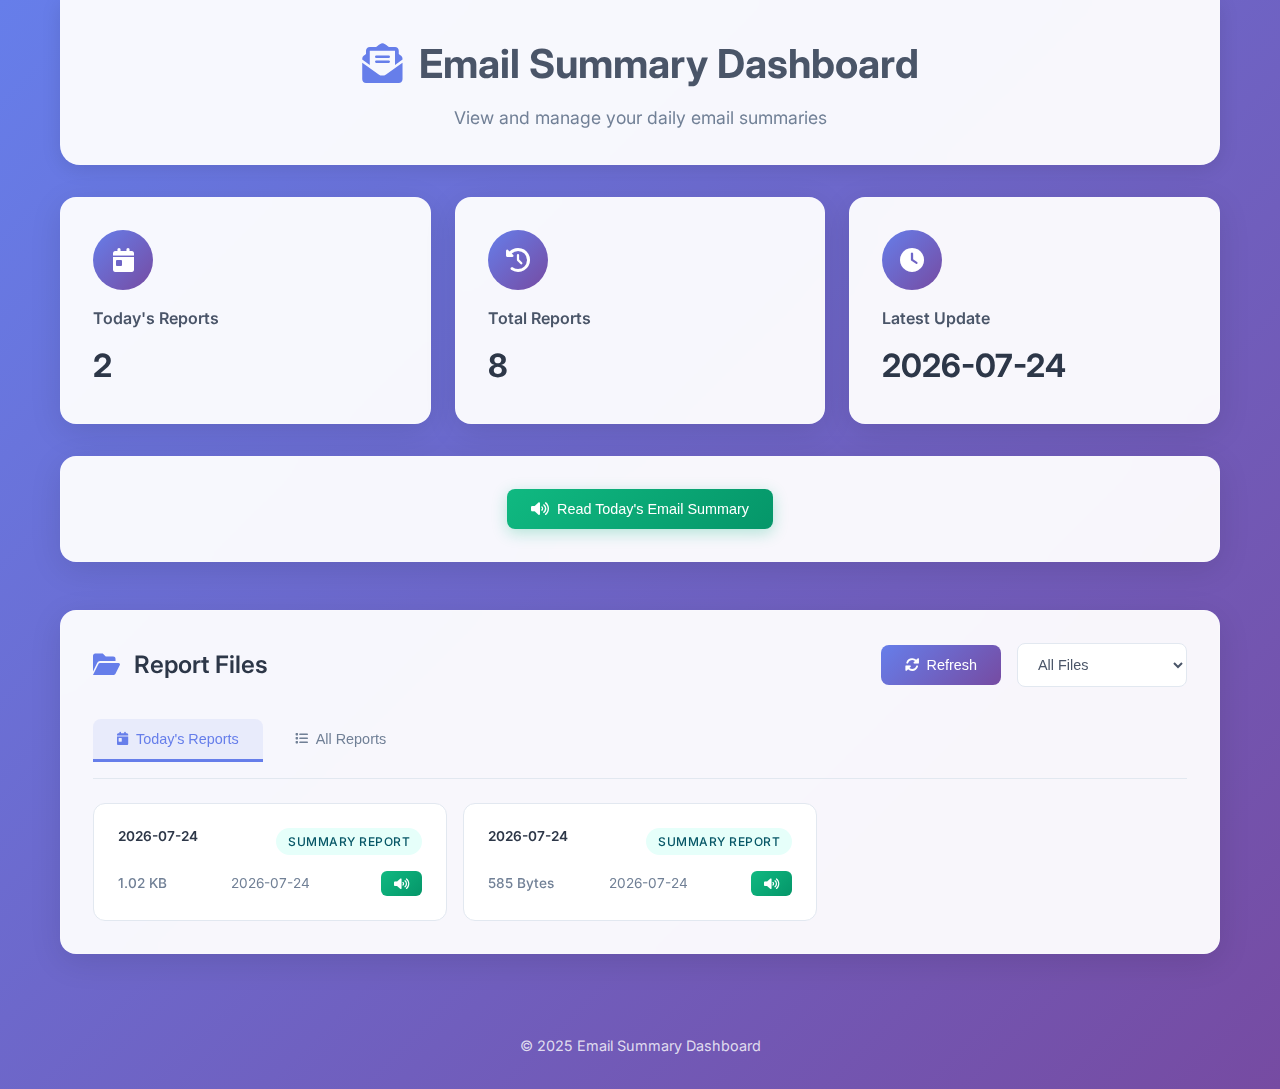
<file: index.html>
<!DOCTYPE html>
<html lang="en">
<head>
    <meta charset="UTF-8">
    <meta name="viewport" content="width=device-width, initial-scale=1.0">
    <title>Email Summary Dashboard</title>
    <link rel="stylesheet" href="styles.css">
    <link href="https://fonts.googleapis.com/css2?family=Inter:wght@300;400;500;600;700&display=swap" rel="stylesheet">
    <link rel="stylesheet" href="https://cdnjs.cloudflare.com/ajax/libs/font-awesome/6.0.0/css/all.min.css">
</head>
<body>
    <div class="container">
        <!-- Header -->
        <header class="header">
            <div class="header-content">
                <h1><i class="fas fa-envelope-open-text"></i> Email Summary Dashboard</h1>
                <p>View and manage your daily email summaries</p>
            </div>
        </header>

        <!-- Main Content -->
        <main class="main-content">
            <!-- Stats Cards -->
            <section class="stats-section">
                <div class="stats-grid">
                    <div class="stat-card">
                        <div class="stat-icon">
                            <i class="fas fa-calendar-day"></i>
                        </div>
                        <div class="stat-content">
                            <h3>Today's Reports</h3>
                            <p class="stat-number" id="todayCount">0</p>
                        </div>
                    </div>
                    <div class="stat-card">
                        <div class="stat-icon">
                            <i class="fas fa-history"></i>
                        </div>
                        <div class="stat-content">
                            <h3>Total Reports</h3>
                            <p class="stat-number" id="totalCount">0</p>
                        </div>
                    </div>
                    <div class="stat-card">
                        <div class="stat-icon">
                            <i class="fas fa-clock"></i>
                        </div>
                        <div class="stat-content">
                            <h3>Latest Update</h3>
                            <p class="stat-number" id="latestUpdate">-</p>
                        </div>
                    </div>
                </div>
                
                <!-- Read Today's Summary Button -->
                <div class="read-summary-section">
                    <button class="btn btn-read-summary" onclick="readTodaysSummary()" id="readButton">
                        <i class="fas fa-volume-up"></i> Read Today's Email Summary
                    </button>
                    

                    <div class="reading-status" id="readingStatus" style="display: none;">
                        <i class="fas fa-spinner fa-spin"></i>
                        <span id="statusText">Reading...</span>
                    </div>
                </div>
            </section>

            <!-- File Browser -->
            <section class="file-browser">
                <div class="section-header">
                    <h2><i class="fas fa-folder-open"></i> Report Files</h2>
                    <div class="controls">
                        <button class="btn btn-primary" onclick="refreshFiles()">
                            <i class="fas fa-sync-alt"></i> Refresh
                        </button>
                        <select id="fileTypeFilter" class="filter-select" onchange="filterFiles()">
                            <option value="all">All Files</option>
                            <option value="summary">Summary Reports</option>
                        </select>
                    </div>
                </div>

                <!-- Tabs -->
                <div class="tabs">
                    <button class="tab-btn active" onclick="switchTab('today')" id="tab-today">
                        <i class="fas fa-calendar-day"></i> Today's Reports
                    </button>
                    <button class="tab-btn" onclick="switchTab('all')" id="tab-all">
                        <i class="fas fa-list"></i> All Reports
                    </button>
                </div>

                <div class="files-container">
                    <div id="filesList" class="files-list">
                        <!-- Files will be populated here -->
                    </div>
                </div>
            </section>

            <!-- File Viewer -->
            <section class="file-viewer" id="fileViewer" style="display: none;">
                <div class="viewer-header">
                    <h3 id="viewerTitle">File Content</h3>
                    <button class="btn btn-secondary" onclick="closeViewer()">
                        <i class="fas fa-times"></i> Close
                    </button>
                </div>
                <div class="viewer-content">
                    <div id="fileContent" class="file-content">
                        <!-- File content will be displayed here -->
                    </div>
                </div>
            </section>
        </main>

        <!-- Footer -->
        <footer class="footer">
            <p>&copy; 2025 Email Summary Dashboard</p>
        </footer>
    </div>

    <script src="script.js"></script>
</body>
</html>
</file>
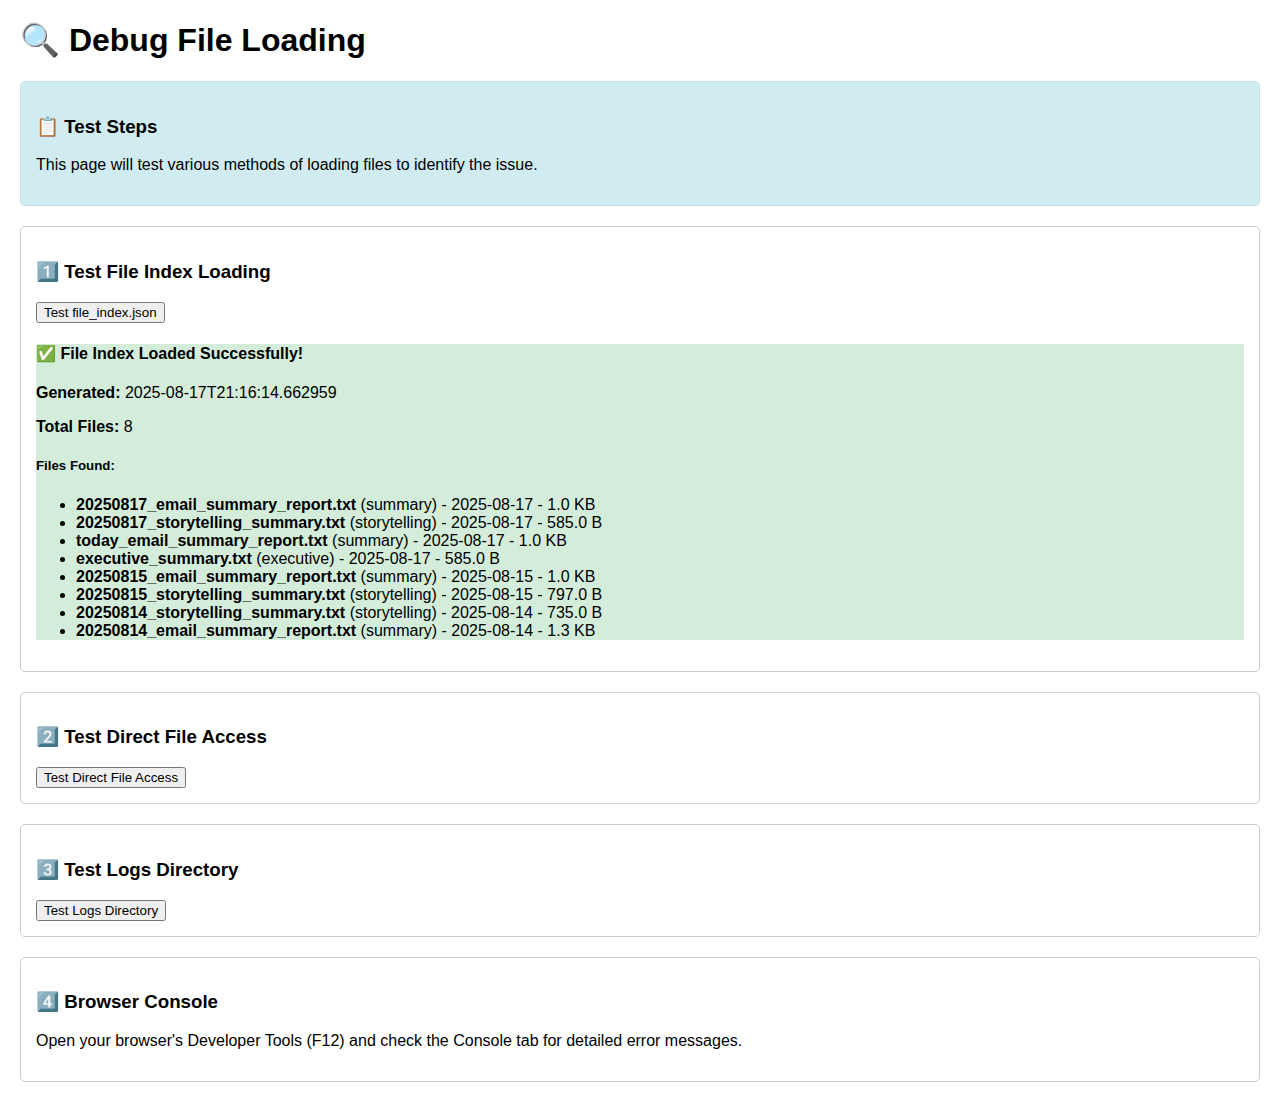
<file: debug.html>
<!DOCTYPE html>
<html lang="en">
<head>
    <meta charset="UTF-8">
    <meta name="viewport" content="width=device-width, initial-scale=1.0">
    <title>Debug File Loading</title>
    <style>
        body { font-family: Arial, sans-serif; margin: 20px; }
        .debug-section { margin: 20px 0; padding: 15px; border: 1px solid #ccc; border-radius: 5px; }
        .success { background-color: #d4edda; border-color: #c3e6cb; }
        .error { background-color: #f8d7da; border-color: #f5c6cb; }
        .info { background-color: #d1ecf1; border-color: #bee5eb; }
        pre { background: #f8f9fa; padding: 10px; border-radius: 3px; overflow-x: auto; }
    </style>
</head>
<body>
    <h1>🔍 Debug File Loading</h1>
    
    <div class="debug-section info">
        <h3>📋 Test Steps</h3>
        <p>This page will test various methods of loading files to identify the issue.</p>
    </div>
    
    <div class="debug-section">
        <h3>1️⃣ Test File Index Loading</h3>
        <button onclick="testFileIndex()">Test file_index.json</button>
        <div id="fileIndexResult"></div>
    </div>
    
    <div class="debug-section">
        <h3>2️⃣ Test Direct File Access</h3>
        <button onclick="testDirectFiles()">Test Direct File Access</button>
        <div id="directFilesResult"></div>
    </div>
    
    <div class="debug-section">
        <h3>3️⃣ Test Logs Directory</h3>
        <button onclick="testLogsDirectory()">Test Logs Directory</button>
        <div id="logsResult"></div>
    </div>
    
    <div class="debug-section">
        <h3>4️⃣ Browser Console</h3>
        <p>Open your browser's Developer Tools (F12) and check the Console tab for detailed error messages.</p>
    </div>
    
    <script>
        async function testFileIndex() {
            const result = document.getElementById('fileIndexResult');
            result.innerHTML = '<p>🔄 Testing...</p>';
            
            try {
                console.log('Testing file_index.json loading...');
                const response = await fetch('./file_index.json');
                console.log('Response status:', response.status);
                console.log('Response ok:', response.ok);
                
                if (response.ok) {
                    const data = await response.json();
                    console.log('File index data:', data);
                    result.innerHTML = `
                        <div class="success">
                            <h4>✅ File Index Loaded Successfully!</h4>
                            <p><strong>Generated:</strong> ${data.generated_at}</p>
                            <p><strong>Total Files:</strong> ${data.total_files}</p>
                            <h5>Files Found:</h5>
                            <ul>
                                ${data.files.map(file => `
                                    <li><strong>${file.name}</strong> (${file.type}) - ${file.date} - ${file.size}</li>
                                `).join('')}
                            </ul>
                        </div>
                    `;
                } else {
                    result.innerHTML = `
                        <div class="error">
                            <h4>❌ File Index Load Failed</h4>
                            <p><strong>Status:</strong> ${response.status} ${response.statusText}</p>
                            <p><strong>URL:</strong> ${response.url}</p>
                        </div>
                    `;
                }
            } catch (error) {
                console.error('Error testing file index:', error);
                result.innerHTML = `
                    <div class="error">
                        <h4>❌ Error Loading File Index</h4>
                        <p><strong>Error:</strong> ${error.message}</p>
                        <p><strong>Type:</strong> ${error.name}</p>
                    </div>
                `;
            }
        }
        
        async function testDirectFiles() {
            const result = document.getElementById('directFilesResult');
            result.innerHTML = '<p>🔄 Testing...</p>';
            
            const testFiles = [
                './logs/20250815_email_summary_report.txt',
                './logs/20250815_storytelling_summary.txt',
                './today_email_summary_report.txt',
                './executive_summary.txt'
            ];
            
            let results = [];
            
            for (const filePath of testFiles) {
                try {
                    console.log(`Testing file: ${filePath}`);
                    const response = await fetch(filePath);
                    const status = response.status;
                    const accessible = response.ok;
                    
                    results.push({
                        path: filePath,
                        status: status,
                        accessible: accessible,
                        size: accessible ? (await response.text()).length : 0
                    });
                    
                    console.log(`File ${filePath}: ${status} (${accessible ? 'OK' : 'FAIL'})`);
                } catch (error) {
                    console.error(`Error testing ${filePath}:`, error);
                    results.push({
                        path: filePath,
                        status: 'ERROR',
                        accessible: false,
                        error: error.message
                    });
                }
            }
            
            result.innerHTML = `
                <div class="info">
                    <h4>📁 Direct File Access Results</h4>
                    <table border="1" style="border-collapse: collapse; width: 100%;">
                        <tr>
                            <th>File Path</th>
                            <th>Status</th>
                            <th>Accessible</th>
                            <th>Size/Error</th>
                        </tr>
                        ${results.map(r => `
                            <tr>
                                <td>${r.path}</td>
                                <td>${r.status}</td>
                                <td>${r.accessible ? '✅' : '❌'}</td>
                                <td>${r.accessible ? r.size + ' chars' : (r.error || 'N/A')}</td>
                            </tr>
                        `).join('')}
                    </table>
                </div>
            `;
        }
        
        async function testLogsDirectory() {
            const result = document.getElementById('logsResult');
            result.innerHTML = '<p>🔄 Testing...</p>';
            
            try {
                console.log('Testing logs directory access...');
                const response = await fetch('./logs/');
                console.log('Logs directory response:', response.status);
                
                if (response.ok) {
                    const html = await response.text();
                    console.log('Logs directory HTML length:', html.length);
                    result.innerHTML = `
                        <div class="success">
                            <h4>✅ Logs Directory Accessible</h4>
                            <p><strong>Status:</strong> ${response.status}</p>
                            <p><strong>Content Length:</strong> ${html.length} characters</p>
                            <details>
                                <summary>View HTML Content</summary>
                                <pre>${html.substring(0, 500)}...</pre>
                            </details>
                        </div>
                    `;
                } else {
                    result.innerHTML = `
                        <div class="error">
                            <h4>❌ Logs Directory Not Accessible</h4>
                            <p><strong>Status:</strong> ${response.status} ${response.statusText}</p>
                        </div>
                    `;
                }
            } catch (error) {
                console.error('Error testing logs directory:', error);
                result.innerHTML = `
                    <div class="error">
                        <h4>❌ Error Accessing Logs Directory</h4>
                        <p><strong>Error:</strong> ${error.message}</p>
                    </div>
                `;
            }
        }
        
        // Auto-run tests when page loads
        window.addEventListener('load', () => {
            console.log('Debug page loaded. Running tests...');
            setTimeout(() => {
                testFileIndex();
                setTimeout(() => testDirectFiles(), 1000);
                setTimeout(() => testLogsDirectory(), 2000);
            }, 500);
        });
    </script>
</body>
</html>
</file>
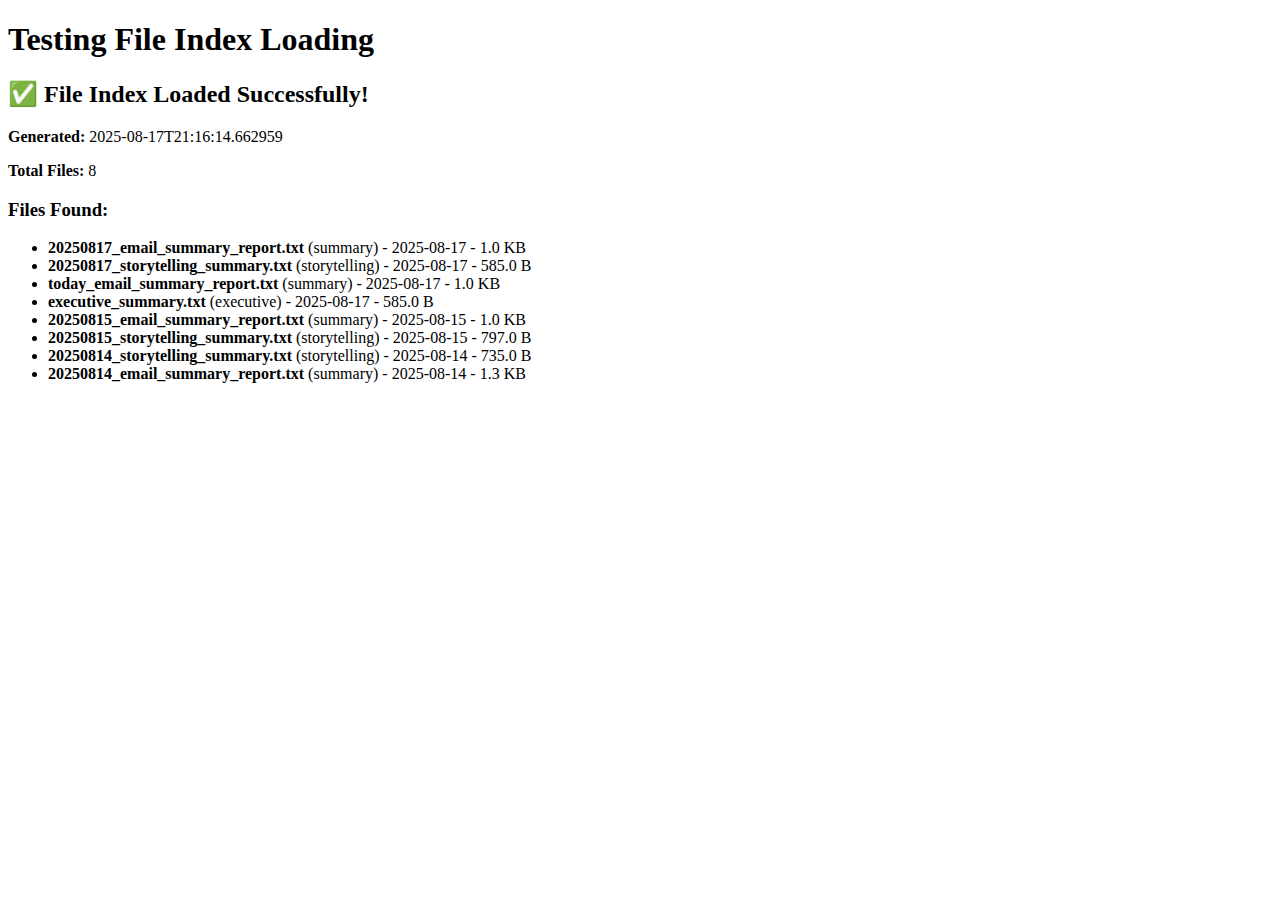
<file: test_file_index.html>
<!DOCTYPE html>
<html lang="en">
<head>
    <meta charset="UTF-8">
    <meta name="viewport" content="width=device-width, initial-scale=1.0">
    <title>Test File Index</title>
</head>
<body>
    <h1>Testing File Index Loading</h1>
    <div id="output"></div>
    
    <script>
        async function testFileIndex() {
            const output = document.getElementById('output');
            
            try {
                output.innerHTML = '<p>Loading file index...</p>';
                
                const response = await fetch('./file_index.json');
                if (response.ok) {
                    const data = await response.json();
                    output.innerHTML = `
                        <h2>✅ File Index Loaded Successfully!</h2>
                        <p><strong>Generated:</strong> ${data.generated_at}</p>
                        <p><strong>Total Files:</strong> ${data.total_files}</p>
                        <h3>Files Found:</h3>
                        <ul>
                            ${data.files.map(file => `
                                <li><strong>${file.name}</strong> (${file.type}) - ${file.date} - ${file.size}</li>
                            `).join('')}
                        </ul>
                    `;
                } else {
                    output.innerHTML = `<p>❌ Error loading file index: ${response.status} ${response.statusText}</p>`;
                }
            } catch (error) {
                output.innerHTML = `<p>❌ Error: ${error.message}</p>`;
            }
        }
        
        // Test when page loads
        testFileIndex();
    </script>
</body>
</html>
</file>
<file: styles.css>
/* Reset and Base Styles */
* {
    margin: 0;
    padding: 0;
    box-sizing: border-box;
}

body {
    font-family: 'Inter', -apple-system, BlinkMacSystemFont, 'Segoe UI', Roboto, sans-serif;
    background: linear-gradient(135deg, #667eea 0%, #764ba2 100%);
    min-height: 100vh;
    color: #333;
    line-height: 1.6;
}

.container {
    max-width: 1200px;
    margin: 0 auto;
    padding: 0 20px;
}

/* Header Styles */
.header {
    background: rgba(255, 255, 255, 0.95);
    backdrop-filter: blur(10px);
    border-bottom: 1px solid rgba(255, 255, 255, 0.2);
    padding: 2rem 0;
    margin-bottom: 2rem;
    border-radius: 0 0 20px 20px;
    box-shadow: 0 4px 20px rgba(0, 0, 0, 0.1);
}

.header-content {
    text-align: center;
}

.header h1 {
    font-size: 2.5rem;
    font-weight: 700;
    color: #4a5568;
    margin-bottom: 0.5rem;
}

.header h1 i {
    color: #667eea;
    margin-right: 0.5rem;
}

.header p {
    font-size: 1.1rem;
    color: #718096;
    font-weight: 400;
}

/* Main Content */
.main-content {
    margin-bottom: 3rem;
}

/* Stats Section */
.stats-section {
    margin-bottom: 3rem;
}

.stats-grid {
    display: grid;
    grid-template-columns: repeat(auto-fit, minmax(250px, 1fr));
    gap: 1.5rem;
}

.stat-card {
    background: rgba(255, 255, 255, 0.95);
    backdrop-filter: blur(10px);
    border-radius: 16px;
    padding: 2rem;
    box-shadow: 0 8px 32px rgba(0, 0, 0, 0.1);
    border: 1px solid rgba(255, 255, 255, 0.2);
    transition: transform 0.3s ease, box-shadow 0.3s ease;
}

.stat-card:hover {
    transform: translateY(-5px);
    box-shadow: 0 12px 40px rgba(0, 0, 0, 0.15);
}

.stat-icon {
    width: 60px;
    height: 60px;
    background: linear-gradient(135deg, #667eea, #764ba2);
    border-radius: 50%;
    display: flex;
    align-items: center;
    justify-content: center;
    margin-bottom: 1rem;
}

.stat-icon i {
    font-size: 1.5rem;
    color: white;
}

.stat-content h3 {
    font-size: 1rem;
    font-weight: 600;
    color: #4a5568;
    margin-bottom: 0.5rem;
}

    .stat-number {
        font-size: 2rem;
        font-weight: 700;
        color: #2d3748;
    }
    
    /* Read Summary Section */
    .read-summary-section {
        text-align: center;
        margin-top: 2rem;
        padding: 2rem;
        background: rgba(255, 255, 255, 0.95);
        backdrop-filter: blur(10px);
        border-radius: 16px;
        box-shadow: 0 8px 32px rgba(0, 0, 0, 0.1);
        border: 1px solid rgba(255, 255, 255, 0.2);
    }
    
    .btn-read-summary {
        background: linear-gradient(135deg, #10b981, #059669);
        color: white;
        font-size: 1.1rem;
        padding: 1rem 2rem;
        border-radius: 12px;
        font-weight: 600;
        transition: all 0.3s ease;
        box-shadow: 0 4px 15px rgba(16, 185, 129, 0.3);
    }
    
    .btn-read-summary:hover {
        transform: translateY(-3px);
        box-shadow: 0 8px 25px rgba(16, 185, 129, 0.4);
    }
    
    .btn-read-summary:disabled {
        background: #9ca3af;
        cursor: not-allowed;
        transform: none;
        box-shadow: none;
    }
    
    .reading-status {
        margin-top: 1rem;
        padding: 1rem;
        background: rgba(59, 130, 246, 0.1);
        border-radius: 8px;
        color: #1e40af;
        font-weight: 500;
        display: flex;
        align-items: center;
        justify-content: center;
        gap: 0.5rem;
    }
    
    .reading-status i {
        color: #3b82f6;
    }
    

    


/* File Browser */
.file-browser {
    background: rgba(255, 255, 255, 0.95);
    backdrop-filter: blur(10px);
    border-radius: 16px;
    padding: 2rem;
    box-shadow: 0 8px 32px rgba(0, 0, 0, 0.1);
    border: 1px solid rgba(255, 255, 255, 0.2);
    margin-bottom: 2rem;
}

.section-header {
    display: flex;
    justify-content: space-between;
    align-items: center;
    margin-bottom: 2rem;
    flex-wrap: wrap;
    gap: 1rem;
}

.section-header h2 {
    font-size: 1.5rem;
    font-weight: 600;
    color: #2d3748;
}

.section-header h2 i {
    color: #667eea;
    margin-right: 0.5rem;
}

.controls {
    display: flex;
    gap: 1rem;
    align-items: center;
}

/* Buttons */
.btn {
    padding: 0.75rem 1.5rem;
    border: none;
    border-radius: 8px;
    font-size: 0.9rem;
    font-weight: 500;
    cursor: pointer;
    transition: all 0.3s ease;
    display: inline-flex;
    align-items: center;
    gap: 0.5rem;
}

.btn-primary {
    background: linear-gradient(135deg, #667eea, #764ba2);
    color: white;
}

.btn-primary:hover {
    transform: translateY(-2px);
    box-shadow: 0 8px 25px rgba(102, 126, 234, 0.4);
}

.btn-secondary {
    background: #e2e8f0;
    color: #4a5568;
}

.btn-secondary:hover {
    background: #cbd5e0;
}

/* Filter Select */
.filter-select {
    padding: 0.75rem 1rem;
    border: 1px solid #e2e8f0;
    border-radius: 8px;
    font-size: 0.9rem;
    background: white;
    color: #4a5568;
    cursor: pointer;
    transition: border-color 0.3s ease;
}

.filter-select:focus {
    outline: none;
    border-color: #667eea;
}

/* Files List */
.files-list {
    display: grid;
    grid-template-columns: repeat(auto-fill, minmax(300px, 1fr));
    gap: 1rem;
}

.file-item {
    background: white;
    border: 1px solid #e2e8f0;
    border-radius: 12px;
    padding: 1.5rem;
    cursor: pointer;
    transition: all 0.3s ease;
    position: relative;
    overflow: hidden;
}

.file-item:hover {
    transform: translateY(-3px);
    box-shadow: 0 8px 25px rgba(0, 0, 0, 0.1);
    border-color: #667eea;
}

.file-item::before {
    content: '';
    position: absolute;
    top: 0;
    left: 0;
    right: 0;
    height: 4px;
    background: linear-gradient(135deg, #667eea, #764ba2);
    transform: scaleX(0);
    transition: transform 0.3s ease;
}

.file-item:hover::before {
    transform: scaleX(1);
}

.file-header {
    display: flex;
    justify-content: space-between;
    align-items: flex-start;
    margin-bottom: 1rem;
}

    .file-name {
        font-weight: 600;
        color: #2d3748;
        font-size: 0.85rem;
        line-height: 1.3;
        flex: 1;
        min-width: 0;
        overflow: hidden;
        text-overflow: ellipsis;
        white-space: nowrap;
    }

.file-type {
    padding: 0.25rem 0.75rem;
    border-radius: 20px;
    font-size: 0.75rem;
    font-weight: 500;
    text-transform: uppercase;
    letter-spacing: 0.5px;
}

.file-type.summary {
    background: #e6fffa;
    color: #065666;
}



.file-meta {
    display: flex;
    justify-content: space-between;
    align-items: center;
    font-size: 0.85rem;
    color: #718096;
}

.file-size {
    font-weight: 500;
}

    .file-date {
    font-weight: 400;
}

.btn-read-aloud {
    background: linear-gradient(135deg, #10b981, #059669);
    color: white;
    border: none;
    padding: 0.4rem 0.8rem;
    border-radius: 6px;
    font-size: 0.75rem;
    font-weight: 500;
    cursor: pointer;
    transition: all 0.3s ease;
    margin-left: 0.5rem;
}

.btn-read-aloud:hover {
    transform: translateY(-1px);
    box-shadow: 0 4px 15px rgba(16, 185, 129, 0.3);
}

.btn-read-aloud:disabled {
    background: #9ca3af;
    cursor: not-allowed;
    transform: none;
    box-shadow: none;
}
    
    /* Tabs */
    .tabs {
        display: flex;
        gap: 0.5rem;
        margin-bottom: 1.5rem;
        border-bottom: 1px solid #e2e8f0;
        padding-bottom: 1rem;
    }
    
    .tab-btn {
        background: none;
        border: none;
        padding: 0.75rem 1.5rem;
        border-radius: 8px 8px 0 0;
        font-size: 0.9rem;
        font-weight: 500;
        color: #718096;
        cursor: pointer;
        transition: all 0.3s ease;
        border-bottom: 3px solid transparent;
        display: flex;
        align-items: center;
        gap: 0.5rem;
    }
    
    .tab-btn:hover {
        background: rgba(102, 126, 234, 0.1);
        color: #667eea;
    }
    
    .tab-btn.active {
        color: #667eea;
        background: rgba(102, 126, 234, 0.1);
        border-bottom-color: #667eea;
    }
    
    .tab-btn i {
        font-size: 0.8rem;
    }

/* File Viewer */
.file-viewer {
    background: rgba(255, 255, 255, 0.95);
    backdrop-filter: blur(10px);
    border-radius: 16px;
    box-shadow: 0 8px 32px rgba(0, 0, 0, 0.1);
    border: 1px solid rgba(255, 255, 255, 0.2);
    overflow: hidden;
}

.viewer-header {
    background: linear-gradient(135deg, #667eea, #764ba2);
    color: white;
    padding: 1.5rem 2rem;
    display: flex;
    justify-content: space-between;
    align-items: center;
}

.viewer-header h3 {
    font-size: 1.25rem;
    font-weight: 600;
}

.viewer-content {
    padding: 2rem;
    max-height: 600px;
    overflow-y: auto;
}

.file-content {
    font-family: 'Monaco', 'Menlo', 'Ubuntu Mono', monospace;
    font-size: 0.9rem;
    line-height: 1.6;
    color: #2d3748;
    white-space: pre-wrap;
    background: #f7fafc;
    padding: 1.5rem;
    border-radius: 8px;
    border: 1px solid #e2e8f0;
}

/* Footer */
.footer {
    text-align: center;
    padding: 2rem 0;
    color: rgba(255, 255, 255, 0.8);
    font-size: 0.9rem;
}

/* Loading States */
.loading {
    text-align: center;
    padding: 3rem;
    color: #718096;
}

.loading i {
    font-size: 2rem;
    margin-bottom: 1rem;
    animation: spin 1s linear infinite;
}

@keyframes spin {
    from { transform: rotate(0deg); }
    to { transform: rotate(360deg); }
}

/* Empty State */
.empty-state {
    text-align: center;
    padding: 3rem;
    color: #718096;
}

.empty-state i {
    font-size: 3rem;
    margin-bottom: 1rem;
    color: #cbd5e0;
}

/* Responsive Design */
@media (max-width: 768px) {
    .container {
        padding: 0 15px;
    }
    
    .header h1 {
        font-size: 2rem;
    }
    
    .stats-grid {
        grid-template-columns: 1fr;
    }
    
    .section-header {
        flex-direction: column;
        align-items: stretch;
    }
    
    .controls {
        justify-content: center;
    }
    
    .files-list {
        grid-template-columns: 1fr;
    }
    
    .viewer-header {
        padding: 1rem 1.5rem;
    }
    
    .viewer-content {
        padding: 1.5rem;
    }
}

@media (max-width: 480px) {
    .header {
        padding: 1.5rem 0;
    }
    
    .header h1 {
        font-size: 1.75rem;
    }
    
    .stat-card {
        padding: 1.5rem;
    }
    
    .file-browser {
        padding: 1.5rem;
    }
}
</file>
